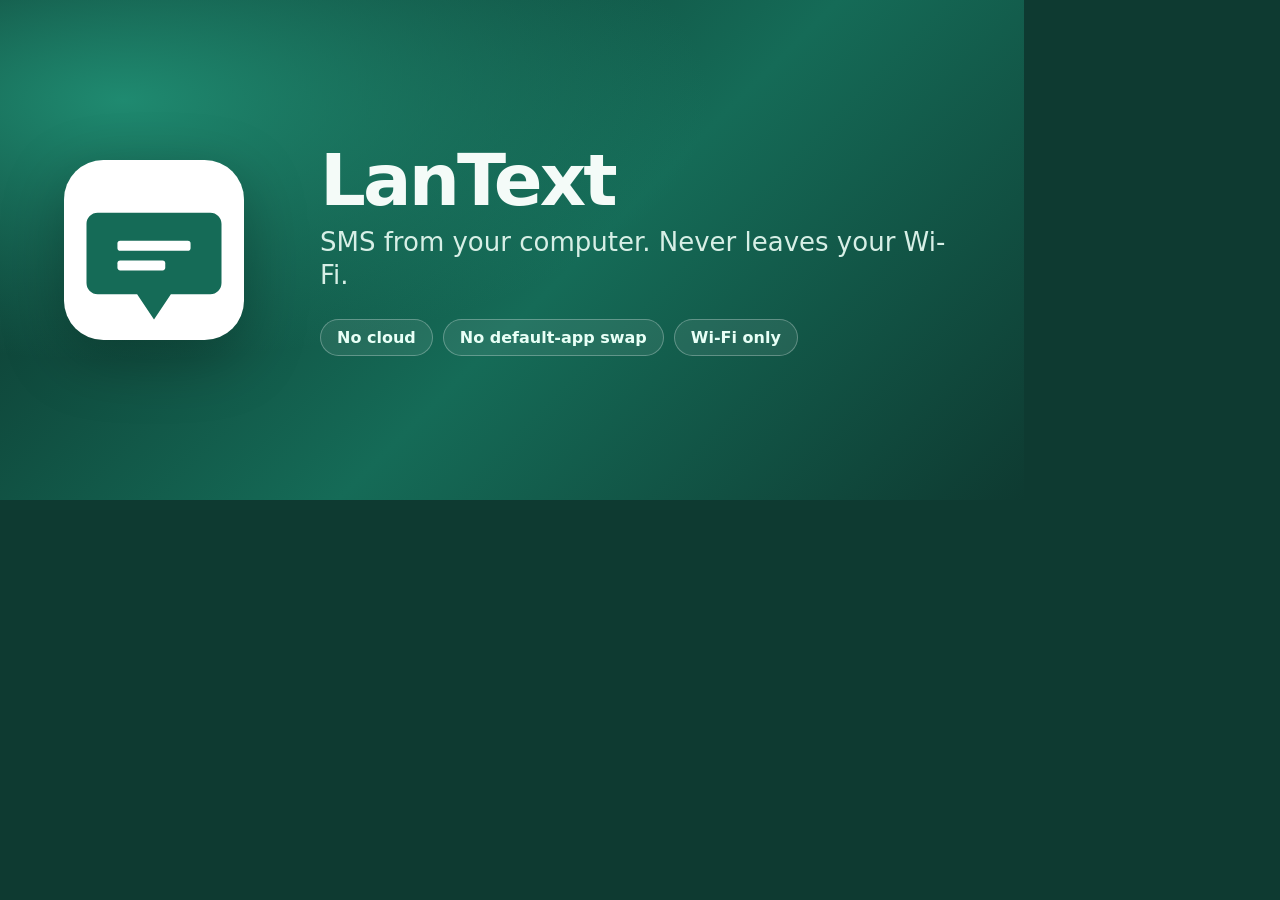
<file: tools/store-art/feature.html>
<!DOCTYPE html>
<html lang="en">
<head>
  <meta charset="utf-8" />
  <style>
    * { box-sizing: border-box; }
    html, body {
      margin: 0;
      width: 1024px;
      height: 500px;
      overflow: hidden;
      font-family: "Segoe UI", system-ui, -apple-system, sans-serif;
      background: #0e3a31;
      color: #f4fbf8;
    }
    body {
      display: grid;
      grid-template-columns: 220px 1fr;
      gap: 36px;
      padding: 56px 64px;
      background:
        radial-gradient(ellipse at 12% 20%, #1f8a70 0%, transparent 46%),
        linear-gradient(135deg, #0b2e27 0%, #156B57 55%, #0e3a31 100%);
    }
    .mark {
      width: 180px;
      height: 180px;
      align-self: center;
      filter: drop-shadow(0 18px 30px rgba(0,0,0,0.28));
    }
    .copy { align-self: center; }
    h1 {
      margin: 0 0 10px;
      font-size: 72px;
      letter-spacing: -0.04em;
      font-weight: 750;
      line-height: 1;
    }
    p {
      margin: 0 0 28px;
      font-size: 26px;
      color: #d7efe6;
      max-width: 640px;
      line-height: 1.25;
    }
    .pills { display: flex; gap: 10px; flex-wrap: wrap; }
    .pill {
      border: 1px solid rgba(255,255,255,0.28);
      background: rgba(255,255,255,0.08);
      border-radius: 999px;
      padding: 8px 16px;
      font-size: 16px;
      font-weight: 600;
      color: #e8fff6;
    }
  </style>
</head>
<body>
  <svg class="mark" viewBox="0 0 512 512" xmlns="http://www.w3.org/2000/svg">
    <rect width="512" height="512" rx="112" fill="#ffffff"/>
    <path fill="#156B57" d="M96 150h320c18 0 32 14 32 32v168c0 18-14 32-32 32H304l-48 72-48-72H96c-18 0-32-14-32-32V182c0-18 14-32 32-32z"/>
    <rect x="152" y="230" width="208" height="28" rx="8" fill="#ffffff"/>
    <rect x="152" y="286" width="136" height="28" rx="8" fill="#ffffff"/>
  </svg>
  <div class="copy">
    <h1>LanText</h1>
    <p>SMS from your computer. Never leaves your Wi-Fi.</p>
    <div class="pills">
      <span class="pill">No cloud</span>
      <span class="pill">No default-app swap</span>
      <span class="pill">Wi-Fi only</span>
    </div>
  </div>
</body>
</html>
</file>
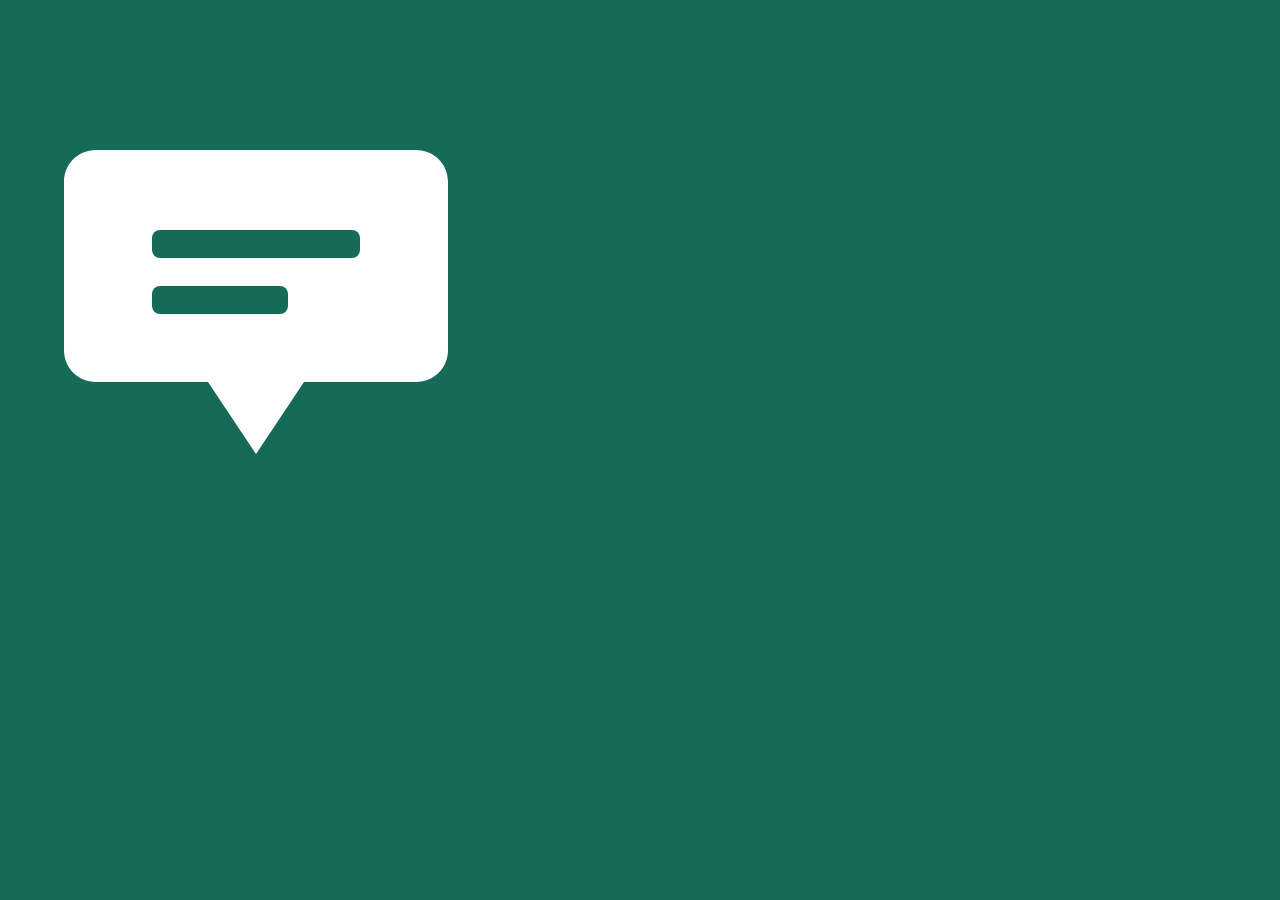
<file: tools/store-art/icon.html>
<!DOCTYPE html>
<html lang="en">
<head>
  <meta charset="utf-8" />
  <style>
    html, body { margin: 0; width: 512px; height: 512px; background: #156B57; }
    svg { display: block; width: 512px; height: 512px; }
  </style>
</head>
<body>
  <svg xmlns="http://www.w3.org/2000/svg" viewBox="0 0 512 512" width="512" height="512">
    <rect width="512" height="512" rx="112" fill="#156B57"/>
    <path fill="#ffffff" d="M96 150h320c18 0 32 14 32 32v168c0 18-14 32-32 32H304l-48 72-48-72H96c-18 0-32-14-32-32V182c0-18 14-32 32-32z"/>
    <rect x="152" y="230" width="208" height="28" rx="8" fill="#156B57"/>
    <rect x="152" y="286" width="136" height="28" rx="8" fill="#156B57"/>
  </svg>
</body>
</html>
</file>
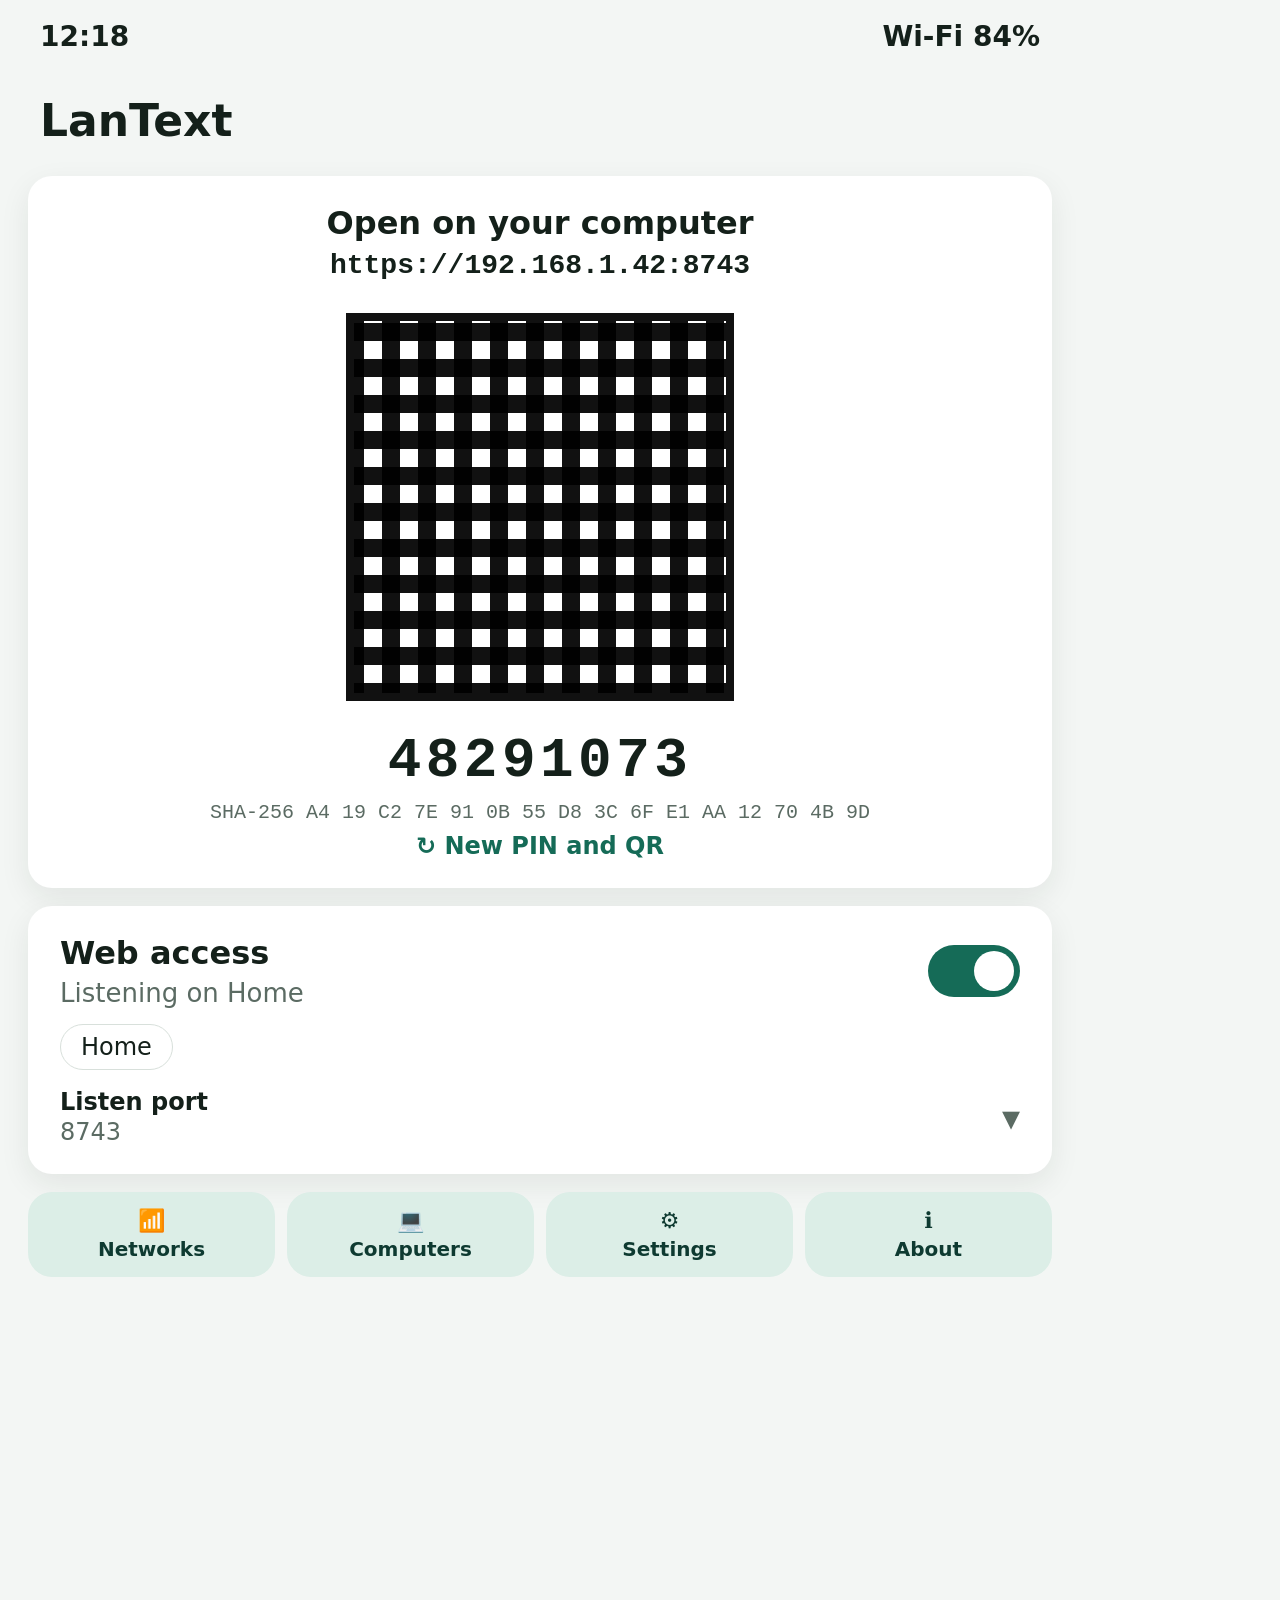
<file: tools/store-art/phone-app.html>
<!DOCTYPE html>
<html lang="en">
<head>
  <meta charset="utf-8" />
  <style>
    * { box-sizing: border-box; }
    html, body {
      margin: 0;
      width: 1080px;
      height: 1920px;
      overflow: hidden;
      font-family: "Segoe UI", system-ui, -apple-system, sans-serif;
      background: #f3f6f4;
      color: #14201a;
    }
    .status {
      height: 72px;
      display: flex;
      justify-content: space-between;
      align-items: center;
      padding: 0 40px;
      font-size: 28px;
      font-weight: 600;
    }
    .bar {
      height: 96px;
      display: flex;
      align-items: center;
      padding: 0 40px;
      font-size: 44px;
      font-weight: 650;
    }
    main { padding: 8px 28px 28px; display: flex; flex-direction: column; gap: 18px; }
    .card {
      background: #fff;
      border-radius: 24px;
      padding: 28px 32px;
      box-shadow: 0 10px 30px rgba(20, 32, 26, 0.08);
    }
    .center { text-align: center; }
    h2 { margin: 0; font-size: 32px; font-weight: 650; }
    .url {
      font-family: ui-monospace, monospace;
      font-size: 28px; font-weight: 700;
      margin: 8px 0 16px;
    }
    .qr {
      width: 420px; height: 420px; margin: 0 auto 12px;
      background:
        repeating-linear-gradient(90deg, #111 0 18px, #fff 18px 36px),
        repeating-linear-gradient(0deg, #111 0 18px, #fff 18px 36px);
      background-blend-mode: multiply;
      border: 16px solid #fff;
      box-shadow: inset 0 0 0 8px #111;
    }
    .pin {
      font-family: ui-monospace, monospace;
      font-size: 56px; font-weight: 700; letter-spacing: 0.08em;
      margin: 4px 0 8px;
    }
    .fp { color: #5b6b63; font-size: 20px; font-family: ui-monospace, monospace; }
    .refresh { margin-top: 8px; color: #156B57; font-size: 24px; font-weight: 650; }
    .row { display: flex; align-items: center; gap: 16px; }
    .row p { margin: 6px 0 0; color: #5b6b63; font-size: 26px; }
    .grow { flex: 1; }
    .switch {
      width: 92px; height: 52px; border-radius: 999px;
      background: #156B57; position: relative;
    }
    .switch::after {
      content: ""; position: absolute; top: 6px; right: 6px;
      width: 40px; height: 40px; border-radius: 50%; background: #fff;
    }
    .chip {
      display: inline-block; margin-top: 16px;
      border: 1px solid #d8e0db; border-radius: 999px;
      padding: 8px 20px; font-size: 24px;
    }
    .port {
      margin-top: 18px; display: flex; align-items: center; justify-content: space-between;
    }
    .port .t { font-size: 24px; font-weight: 650; }
    .port .s { color: #5b6b63; font-size: 24px; margin-top: 2px; }
    .actions { display: flex; gap: 12px; }
    .btn {
      flex: 1; background: #dceee7; color: #0e3a31;
      border-radius: 24px; padding: 16px 4px; text-align: center;
      font-size: 22px; font-weight: 650;
    }
    .btn small { display: block; font-size: 20px; margin-top: 4px; }
  </style>
</head>
<body>
  <div class="status"><span>12:18</span><span>Wi-Fi  84%</span></div>
  <div class="bar">LanText</div>
  <main>
    <section class="card center">
      <h2>Open on your computer</h2>
      <div class="url">https://192.168.1.42:8743</div>
      <div class="qr" aria-hidden="true"></div>
      <div class="pin">48291073</div>
      <div class="fp">SHA-256  A4 19 C2 7E 91 0B 55 D8 3C 6F E1 AA 12 70 4B 9D</div>
      <div class="refresh">↻  New PIN and QR</div>
    </section>
    <section class="card">
      <div class="row">
        <div class="grow">
          <h2>Web access</h2>
          <p>Listening on Home</p>
        </div>
        <div class="switch" aria-hidden="true"></div>
      </div>
      <span class="chip">Home</span>
      <div class="port">
        <div>
          <div class="t">Listen port</div>
          <div class="s">8743</div>
        </div>
        <div style="font-size:36px;color:#5b6b63;">▾</div>
      </div>
    </section>
    <div class="actions">
      <div class="btn">📶<small>Networks</small></div>
      <div class="btn">💻<small>Computers</small></div>
      <div class="btn">⚙<small>Settings</small></div>
      <div class="btn">ℹ<small>About</small></div>
    </div>
  </main>
</body>
</html>
</file>
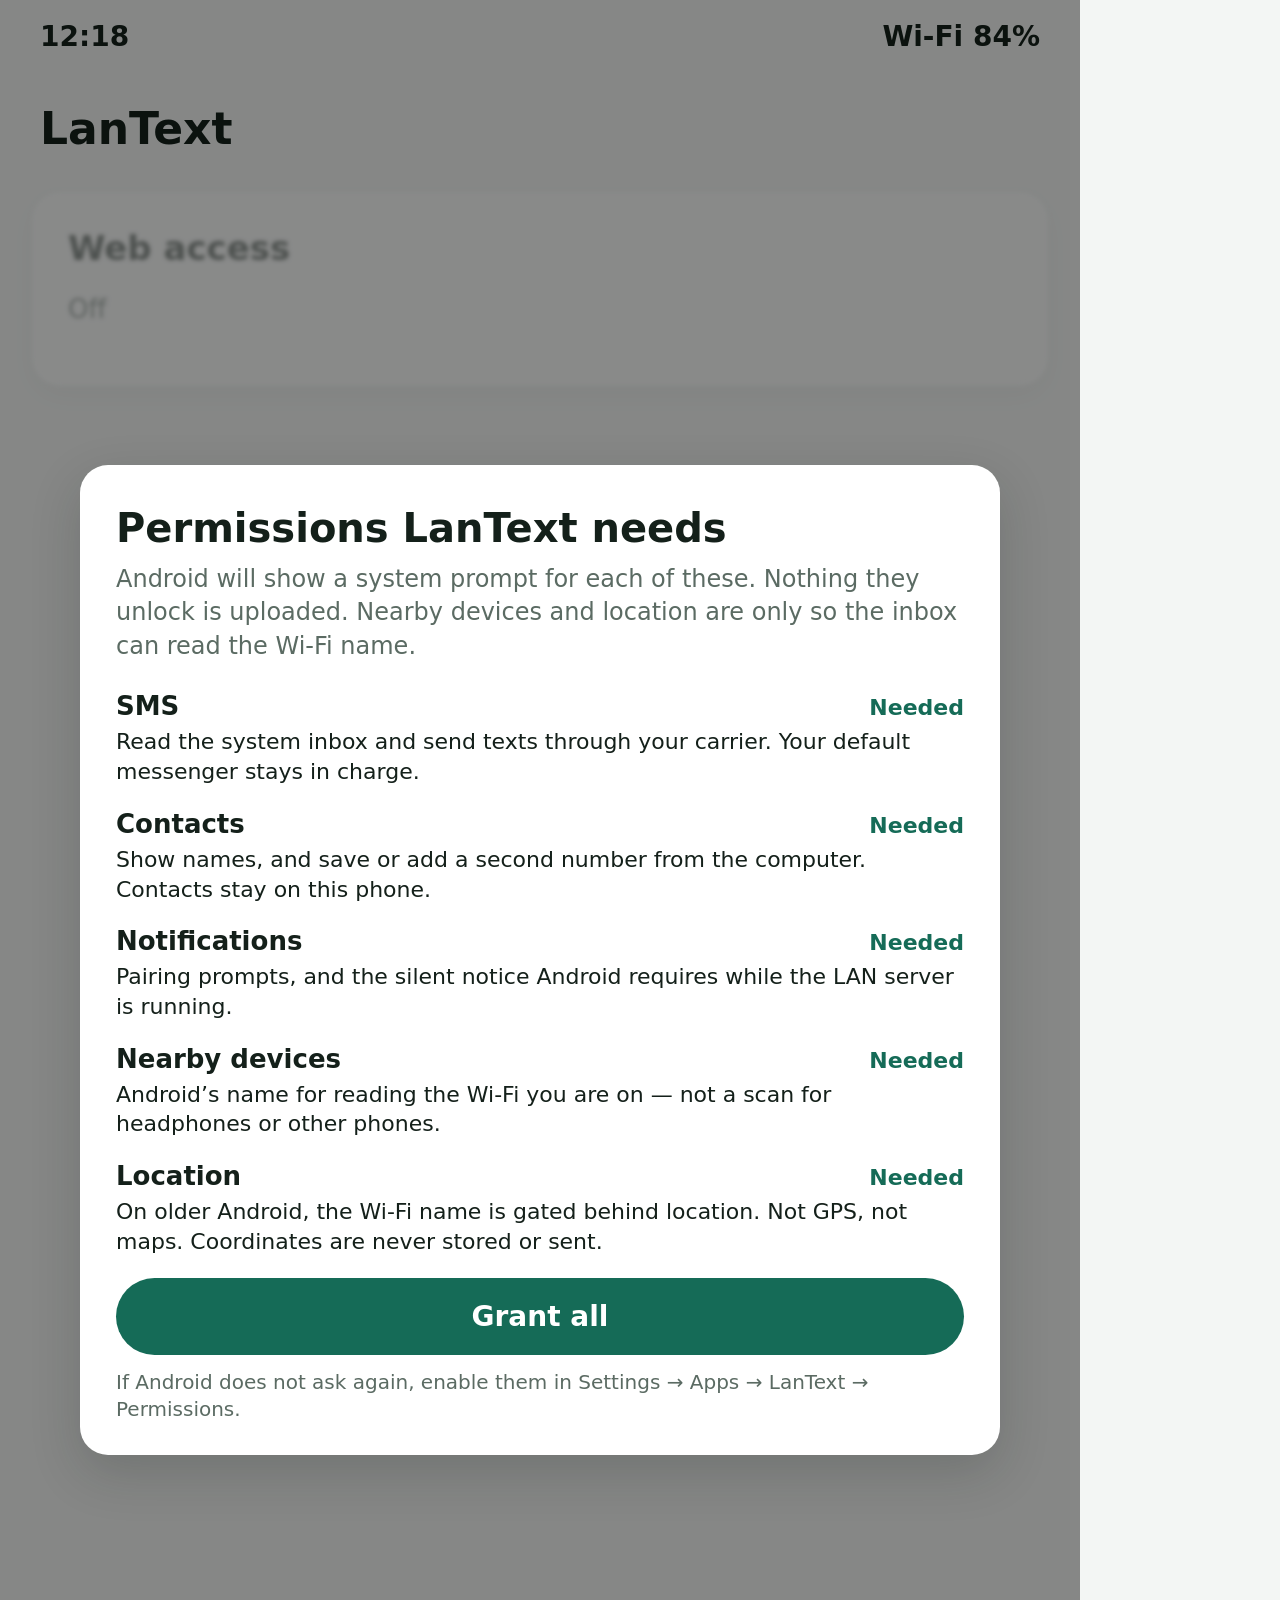
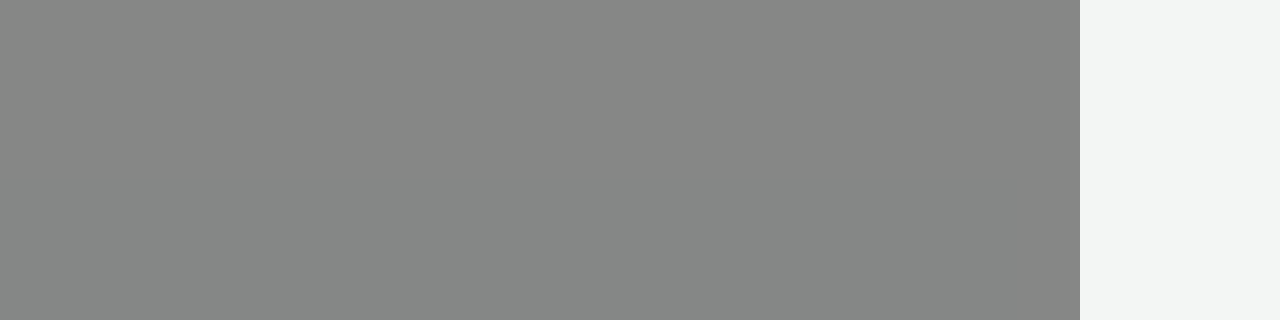
<file: tools/store-art/phone-permissions.html>
<!DOCTYPE html>
<html lang="en">
<head>
  <meta charset="utf-8" />
  <style>
    * { box-sizing: border-box; }
    html, body {
      margin: 0;
      width: 1080px;
      height: 1920px;
      overflow: hidden;
      position: relative;
      font-family: "Segoe UI", system-ui, -apple-system, sans-serif;
      background: #f3f6f4;
      color: #14201a;
    }
    .status {
      height: 72px;
      display: flex;
      justify-content: space-between;
      align-items: center;
      padding: 0 40px;
      font-size: 28px;
      font-weight: 600;
    }
    .bar {
      height: 112px;
      display: flex;
      align-items: center;
      padding: 0 40px;
      font-size: 44px;
      font-weight: 650;
    }
    main { padding: 8px 32px 32px; filter: blur(2px); opacity: 0.45; }
    .card {
      background: #fff;
      border-radius: 28px;
      padding: 36px;
      box-shadow: 0 10px 30px rgba(20, 32, 26, 0.08);
    }
    .scrim {
      position: absolute;
      inset: 0;
      background: rgba(0,0,0,0.45);
      display: grid;
      place-items: center;
      padding: 48px;
    }
    .dialog {
      width: 920px;
      background: #fff;
      border-radius: 28px;
      padding: 40px 36px 32px;
      box-shadow: 0 18px 50px rgba(20, 32, 26, 0.18);
    }
    h1 { margin: 0 0 12px; font-size: 40px; }
    .intro { margin: 0 0 28px; color: #5b6b63; font-size: 24px; line-height: 1.4; }
    .perm { margin: 0 0 22px; }
    .perm-top { display: flex; align-items: baseline; gap: 12px; }
    .perm h2 { margin: 0; font-size: 26px; font-weight: 700; flex: 1; }
    .needed { color: #156B57; font-size: 22px; font-weight: 700; }
    .perm p { margin: 6px 0 0; font-size: 22px; line-height: 1.35; color: #14201a; }
    .grant {
      margin-top: 12px;
      background: #156B57;
      color: #fff;
      border-radius: 999px;
      padding: 22px;
      text-align: center;
      font-size: 28px;
      font-weight: 650;
    }
    .hint { margin: 14px 0 0; color: #5b6b63; font-size: 20px; line-height: 1.35; }
  </style>
</head>
<body>
  <div class="status"><span>12:18</span><span>Wi-Fi  84%</span></div>
  <div class="bar">LanText</div>
  <main>
    <section class="card">
      <h2 style="margin:0;font-size:34px;">Web access</h2>
      <p style="color:#5b6b63;font-size:26px;">Off</p>
    </section>
  </main>
  <div class="scrim">
    <div class="dialog">
      <h1>Permissions LanText needs</h1>
      <p class="intro">Android will show a system prompt for each of these. Nothing they unlock is uploaded. Nearby devices and location are only so the inbox can read the Wi-Fi name.</p>
      <div class="perm">
        <div class="perm-top"><h2>SMS</h2><span class="needed">Needed</span></div>
        <p>Read the system inbox and send texts through your carrier. Your default messenger stays in charge.</p>
      </div>
      <div class="perm">
        <div class="perm-top"><h2>Contacts</h2><span class="needed">Needed</span></div>
        <p>Show names, and save or add a second number from the computer. Contacts stay on this phone.</p>
      </div>
      <div class="perm">
        <div class="perm-top"><h2>Notifications</h2><span class="needed">Needed</span></div>
        <p>Pairing prompts, and the silent notice Android requires while the LAN server is running.</p>
      </div>
      <div class="perm">
        <div class="perm-top"><h2>Nearby devices</h2><span class="needed">Needed</span></div>
        <p>Android’s name for reading the Wi-Fi you are on — not a scan for headphones or other phones.</p>
      </div>
      <div class="perm">
        <div class="perm-top"><h2>Location</h2><span class="needed">Needed</span></div>
        <p>On older Android, the Wi-Fi name is gated behind location. Not GPS, not maps. Coordinates are never stored or sent.</p>
      </div>
      <div class="grant">Grant all</div>
      <p class="hint">If Android does not ask again, enable them in Settings → Apps → LanText → Permissions.</p>
    </div>
  </div>
</body>
</html>
</file>
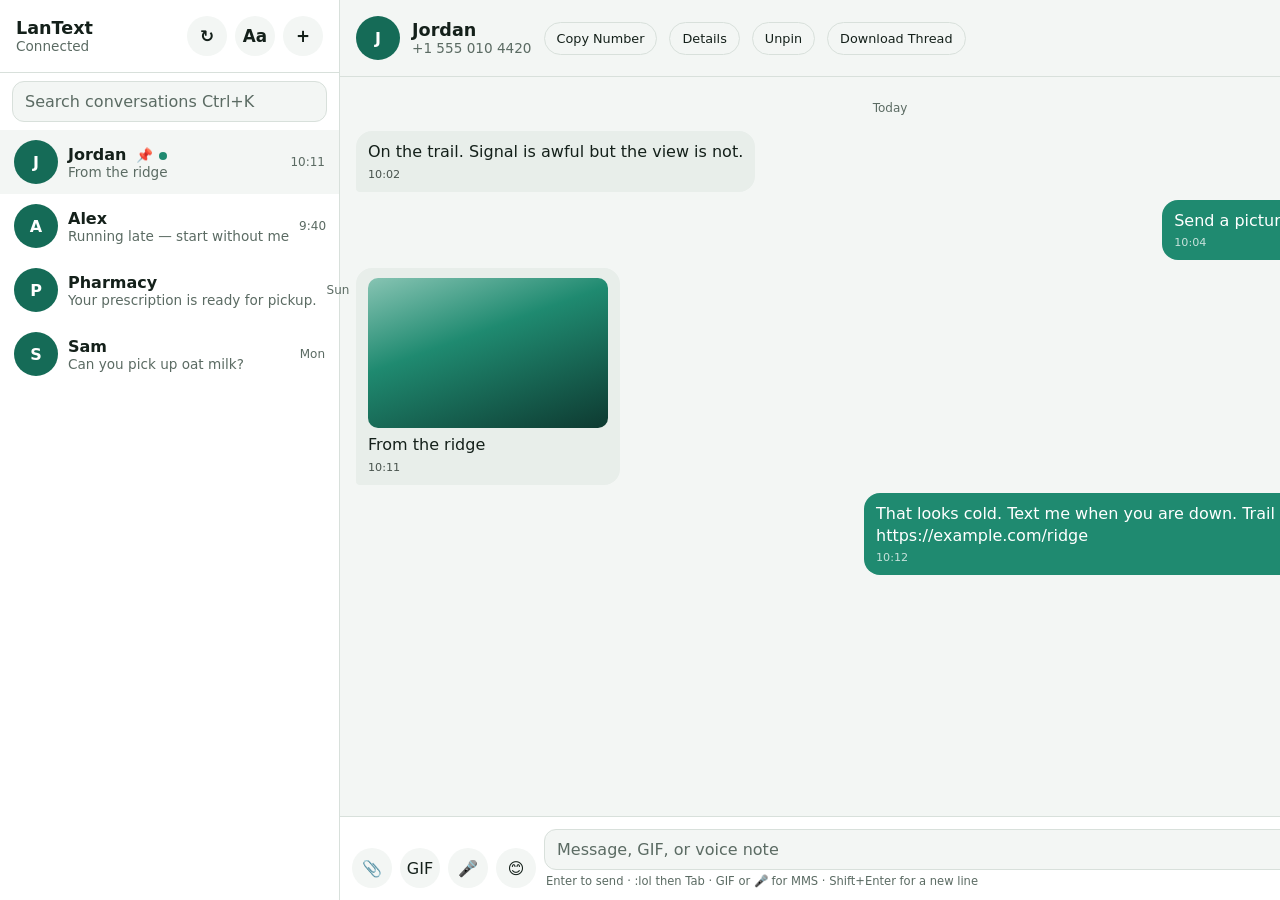
<file: tools/store-art/web-desktop.html>
<!DOCTYPE html>
<html lang="en">
<head>
  <meta charset="utf-8" />
  <style>
    * { box-sizing: border-box; }
    html, body, .app {
      margin: 0;
      width: 1440px;
      height: 900px;
      overflow: hidden;
      font-family: "Segoe UI", system-ui, -apple-system, sans-serif;
      background: #f3f6f4;
      color: #14201a;
    }
    .app { display: grid; grid-template-columns: 340px 1fr; height: 100%; }
    aside {
      background: #fff;
      border-right: 1px solid #d8e0db;
      display: flex;
      flex-direction: column;
    }
    .head, .thread-head {
      display: flex; align-items: center; gap: 12px;
      padding: 16px; border-bottom: 1px solid #d8e0db;
    }
    .head h1, .thread-head h2 { margin: 0; font-size: 1.1rem; }
    .muted { color: #5b6b63; margin: 0; font-size: 0.85rem; }
    .head-actions { margin-left: auto; display: flex; gap: 8px; }
    .plus {
      width: 40px; height: 40px; border-radius: 50%;
      background: #f3f6f4; display: grid; place-items: center; font-size: 1.05rem;
      font-weight: 700;
    }
    .text-btn {
      border: 1px solid #d8e0db; background: #f3f6f4; border-radius: 999px;
      padding: 8px 12px; font-size: 0.8rem; white-space: nowrap;
    }
    .thread-head { flex-wrap: wrap; }
    .pin { color: #156b57; margin-left: 4px; font-size: 0.85rem; }
    .app { position: relative; }
    .search { padding: 8px 12px; }
    .search div {
      border: 1px solid #d8e0db; background: #f3f6f4;
      border-radius: 12px; padding: 10px 12px; color: #5b6b63;
    }
    .list { flex: 1; }
    .convo {
      display: grid; grid-template-columns: 44px 1fr auto; gap: 10px;
      padding: 10px 14px; align-items: center;
    }
    .convo.active, .convo:first-child { background: #f3f6f4; }
    .avatar {
      width: 44px; height: 44px; border-radius: 50%;
      background: #156B57; color: #fff;
      display: grid; place-items: center; font-weight: 700;
    }
    .avatar.lg { width: 44px; height: 44px; }
    .name { font-weight: 650; }
    .unread .name { font-weight: 800; }
    .snippet { color: #5b6b63; font-size: 0.85rem; white-space: nowrap; overflow: hidden; text-overflow: ellipsis; }
    .when { color: #5b6b63; font-size: 0.75rem; }
    .dot { width: 8px; height: 8px; border-radius: 50%; background: #1f8a70; display: inline-block; margin-left: 6px; }
    main { display: flex; flex-direction: column; min-width: 0; }
    .messages { flex: 1; padding: 16px; display: flex; flex-direction: column; gap: 8px; }
    .day { align-self: center; color: #5b6b63; font-size: 0.75rem; margin: 8px 0; }
    .bubble {
      max-width: min(72%, 560px);
      padding: 10px 12px; border-radius: 16px; line-height: 1.35;
    }
    .in { background: #e8eeea; align-self: flex-start; border-bottom-left-radius: 4px; }
    .out { background: #1f8a70; color: #fff; align-self: flex-end; border-bottom-right-radius: 4px; }
    a { color: #e8fff6; }
    .pic {
      width: 240px; height: 150px; border-radius: 10px; margin-bottom: 6px;
      background: linear-gradient(160deg, #87c4b3 0%, #1f8a70 40%, #0e3a31 100%);
    }
    .meta { font-size: 0.7rem; opacity: 0.75; margin-top: 4px; }
    .composer {
      display: flex; gap: 8px; align-items: flex-end;
      padding: 12px; border-top: 1px solid #d8e0db; background: #fff;
    }
    .attach {
      width: 40px; height: 40px; border-radius: 50%; background: #f3f6f4;
      display: grid; place-items: center;
    }
    .compose-main { flex: 1; }
    .box {
      border: 1px solid #d8e0db; background: #f3f6f4; border-radius: 12px;
      padding: 10px 12px; color: #5b6b63;
    }
    .hint { margin: 4px 2px 0; font-size: 0.72rem; color: #5b6b63; }
    .send {
      background: #156B57; color: #fff; border-radius: 999px;
      padding: 10px 18px; font-weight: 650;
    }
  </style>
</head>
<body>
  <div class="app">
    <aside>
      <div class="head">
        <div>
          <h1>LanText</h1>
          <p class="muted">Connected</p>
        </div>
        <div class="head-actions">
          <div class="plus">↻</div>
          <div class="plus">Aa</div>
          <div class="plus">+</div>
        </div>
      </div>
      <div class="search"><div>Search conversations  Ctrl+K</div></div>
      <div class="list">
        <div class="convo active unread">
          <div class="avatar">J</div>
          <div>
            <div class="name">Jordan <span class="pin">📌</span><span class="dot"></span></div>
            <div class="snippet">From the ridge</div>
          </div>
          <div class="when">10:11</div>
        </div>
        <div class="convo">
          <div class="avatar">A</div>
          <div>
            <div class="name">Alex</div>
            <div class="snippet">Running late — start without me</div>
          </div>
          <div class="when">9:40</div>
        </div>
        <div class="convo">
          <div class="avatar">P</div>
          <div>
            <div class="name">Pharmacy</div>
            <div class="snippet">Your prescription is ready for pickup.</div>
          </div>
          <div class="when">Sun</div>
        </div>
        <div class="convo">
          <div class="avatar">S</div>
          <div>
            <div class="name">Sam</div>
            <div class="snippet">Can you pick up oat milk?</div>
          </div>
          <div class="when">Mon</div>
        </div>
      </div>
    </aside>
    <main>
      <div class="thread-head">
        <div class="avatar lg">J</div>
        <div>
          <h2>Jordan</h2>
          <p class="muted">+1 555 010 4420</p>
        </div>
        <div class="text-btn">Copy Number</div>
        <div class="text-btn">Details</div>
        <div class="text-btn">Unpin</div>
        <div class="text-btn">Download Thread</div>
      </div>
      <div class="messages">
        <div class="day">Today</div>
        <div class="bubble in">On the trail. Signal is awful but the view is not.<div class="meta">10:02</div></div>
        <div class="bubble out">Send a picture when you can.<div class="meta">10:04</div></div>
        <div class="bubble in"><div class="pic"></div>From the ridge<div class="meta">10:11</div></div>
        <div class="bubble out">That looks cold. Text me when you are down. Trail report is on https://example.com/ridge<div class="meta">10:12</div></div>
      </div>
      <div class="composer">
        <div class="attach">📎</div>
        <div class="attach">GIF</div>
        <div class="attach">🎤</div>
        <div class="attach">😊</div>
        <div class="compose-main">
          <div class="box">Message, GIF, or voice note</div>
          <p class="hint">Enter to send · :lol then Tab · GIF or 🎤 for MMS · Shift+Enter for a new line</p>
        </div>
        <div class="send">Send</div>
      </div>
    </main>
  </div>
</body>
</html>
</file>
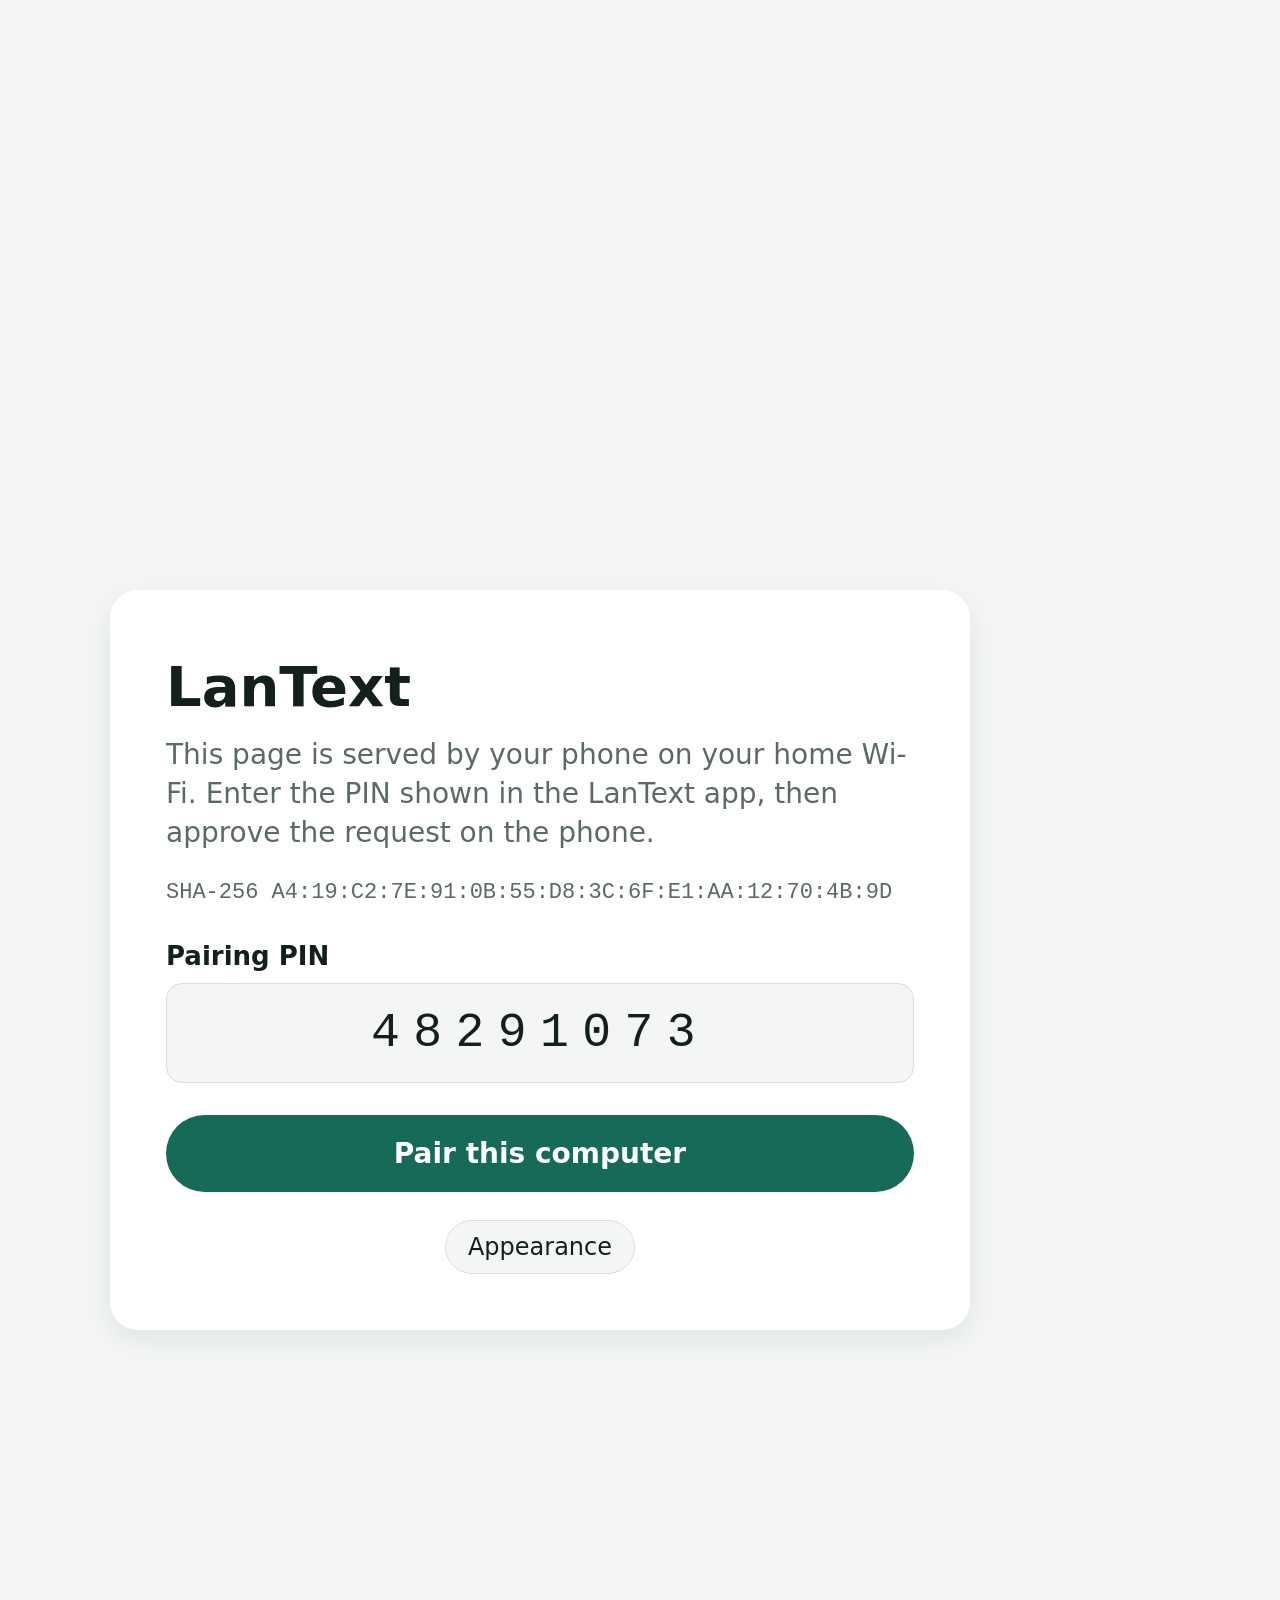
<file: tools/store-art/web-pair.html>
<!DOCTYPE html>
<html lang="en">
<head>
  <meta charset="utf-8" />
  <style>
    * { box-sizing: border-box; }
    html, body {
      margin: 0;
      width: 1080px;
      height: 1920px;
      overflow: hidden;
      font-family: "Segoe UI", system-ui, -apple-system, sans-serif;
      background: #f3f6f4;
      color: #14201a;
    }
    .wrap {
      height: 100%;
      display: grid;
      place-items: center;
      padding: 48px;
    }
    .card {
      width: 860px;
      background: #fff;
      padding: 64px 56px 56px;
      border-radius: 28px;
      box-shadow: 0 10px 30px rgba(20, 32, 26, 0.08);
    }
    h1 { margin: 0 0 16px; font-size: 56px; }
    .lede { color: #5b6b63; font-size: 28px; line-height: 1.4; margin: 0 0 28px; }
    .fp {
      font-family: ui-monospace, monospace;
      font-size: 22px;
      word-break: break-all;
      color: #5b6b63;
      margin: 0 0 36px;
    }
    label { display: block; font-weight: 700; font-size: 26px; margin-bottom: 12px; }
    .pin {
      width: 100%;
      border: 1px solid #d8e0db;
      background: #f3f6f4;
      border-radius: 16px;
      padding: 22px;
      font-size: 48px;
      letter-spacing: 0.28em;
      text-align: center;
      font-family: ui-monospace, monospace;
    }
    .btn {
      margin-top: 32px;
      background: #156B57;
      color: #fff;
      border-radius: 999px;
      padding: 22px;
      text-align: center;
      font-size: 28px;
      font-weight: 650;
    }
    .appearance {
      margin: 28px auto 0;
      width: max-content;
      border: 1px solid #d8e0db;
      background: #f3f6f4;
      border-radius: 999px;
      padding: 12px 22px;
      font-size: 24px;
    }
  </style>
</head>
<body>
  <div class="wrap">
    <div class="card">
      <h1>LanText</h1>
      <p class="lede">This page is served by your phone on your home Wi-Fi. Enter the PIN shown in the LanText app, then approve the request on the phone.</p>
      <p class="fp">SHA-256  A4:19:C2:7E:91:0B:55:D8:3C:6F:E1:AA:12:70:4B:9D</p>
      <label>Pairing PIN</label>
      <div class="pin">48291073</div>
      <div class="btn">Pair this computer</div>
      <div class="appearance">Appearance</div>
    </div>
  </div>
</body>
</html>
</file>
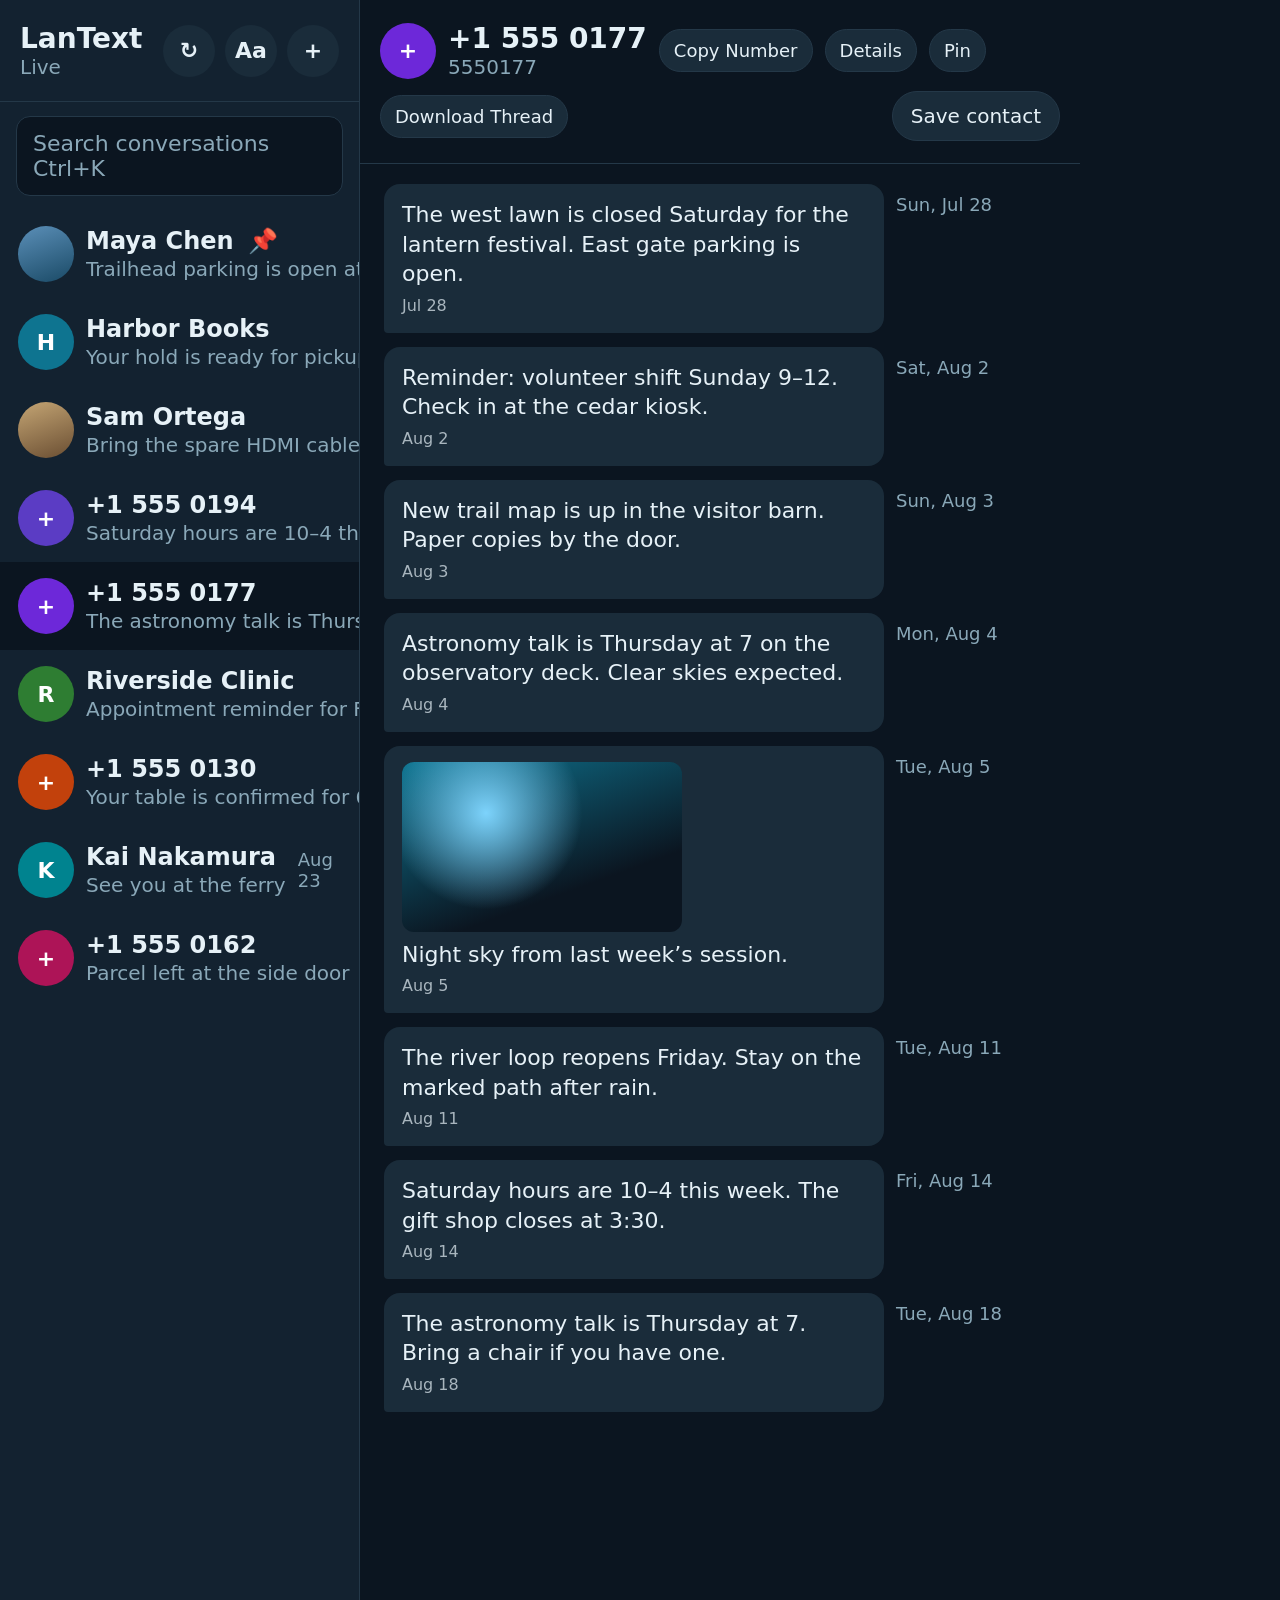
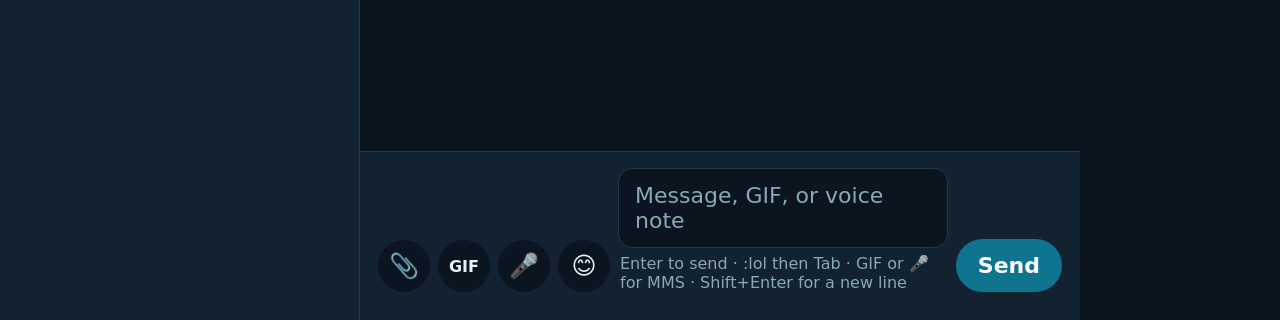
<file: tools/store-art/web-thread.html>
<!DOCTYPE html>
<html lang="en">
<head>
  <meta charset="utf-8" />
  <style>
    * { box-sizing: border-box; }
    html, body, .app {
      margin: 0;
      width: 1080px;
      height: 1920px;
      overflow: hidden;
      font-family: "Segoe UI", system-ui, -apple-system, sans-serif;
      background: #0b1520;
      color: #e6f1f7;
    }
    .app {
      display: grid;
      grid-template-columns: 360px 1fr;
      height: 100%;
    }
    aside {
      background: #132230;
      border-right: 1px solid #243848;
      display: flex;
      flex-direction: column;
      min-width: 0;
    }
    .head, .thread-head {
      display: flex;
      align-items: center;
      gap: 12px;
      padding: 22px 20px;
      border-bottom: 1px solid #243848;
      flex-shrink: 0;
    }
    .head h1, .thread-head h2 { margin: 0; font-size: 28px; }
    .muted { color: #8aa8b8; margin: 0; font-size: 20px; }
    .head-actions { margin-left: auto; display: flex; gap: 10px; }
    .icon {
      width: 52px; height: 52px; border-radius: 50%;
      background: #1a2c3a; display: grid; place-items: center;
      font-size: 22px; font-weight: 700;
    }
    .search { padding: 14px 16px; }
    .search div {
      border: 1px solid #243848; background: #0b1520;
      border-radius: 14px; padding: 14px 16px; color: #8aa8b8; font-size: 22px;
    }
    .list { flex: 1; overflow: hidden; }
    .convo {
      display: grid;
      grid-template-columns: 56px 1fr auto;
      gap: 12px;
      padding: 16px 18px;
      align-items: center;
    }
    .convo.active { background: #0b1520; }
    .avatar {
      width: 56px; height: 56px; border-radius: 50%;
      display: grid; place-items: center;
      color: #fff; font-weight: 700; font-size: 22px; overflow: hidden;
    }
    .photo {
      background: linear-gradient(160deg, #5b8fb8 0%, #1a4a66 100%);
    }
    .photo.alt { background: linear-gradient(160deg, #c4a574 0%, #6a4e32 100%); }
    .name { font-weight: 650; font-size: 24px; }
    .snippet {
      color: #8aa8b8; font-size: 20px; white-space: nowrap;
      overflow: hidden; text-overflow: ellipsis; margin-top: 2px;
    }
    .when { color: #8aa8b8; font-size: 18px; }
    .dot {
      width: 10px; height: 10px; border-radius: 50%;
      background: #38bdf8; display: inline-block; margin-left: 8px;
    }
    main { display: flex; flex-direction: column; min-width: 0; min-height: 0; }
    .thread-head { flex-wrap: wrap; }
    .text-btn {
      border: 1px solid #243848;
      background: #1a2c3a;
      border-radius: 999px;
      padding: 10px 14px;
      font-size: 18px;
      white-space: nowrap;
    }
    .save {
      margin-left: auto;
      border: 1px solid #243848;
      background: #1a2c3a;
      border-radius: 999px;
      padding: 12px 18px;
      font-size: 20px;
      white-space: nowrap;
    }
    .pin { color: #38bdf8; margin-left: 6px; }
    .messages {
      flex: 1;
      padding: 20px 24px;
      display: flex;
      flex-direction: column;
      gap: 14px;
      overflow: hidden;
    }
    .row {
      display: grid;
      grid-template-columns: 1fr 160px;
      gap: 12px;
      align-items: start;
    }
    .day {
      color: #8aa8b8;
      font-size: 18px;
      padding-top: 10px;
      text-align: left;
    }
    .bubble {
      max-width: 100%;
      padding: 16px 18px;
      border-radius: 16px;
      font-size: 22px;
      line-height: 1.35;
    }
    .in { background: #1a2c3a; border-bottom-left-radius: 4px; }
    .out {
      background: #0369a1; color: #f0f9ff;
      border-bottom-right-radius: 4px;
      justify-self: end;
      max-width: 85%;
    }
    .pic {
      width: 280px; height: 170px; border-radius: 12px;
      margin-bottom: 8px;
      background:
        radial-gradient(circle at 30% 30%, #7dd3fc 0%, transparent 42%),
        linear-gradient(160deg, #0e7490 0%, #0b1520 70%);
    }
    .meta { font-size: 16px; opacity: 0.7; margin-top: 6px; }
    .composer {
      display: flex; gap: 8px; align-items: flex-end;
      padding: 16px 18px 28px;
      border-top: 1px solid #243848; background: #132230;
    }
    .attach {
      width: 52px; height: 52px; border-radius: 50%;
      background: #0b1520; display: grid; place-items: center; font-size: 24px;
    }
    .compose-main { flex: 1; }
    .box {
      border: 1px solid #243848; background: #0b1520; border-radius: 14px;
      padding: 14px 16px; color: #8aa8b8; font-size: 22px;
    }
    .hint { margin: 6px 2px 0; font-size: 16px; color: #8aa8b8; }
    .send {
      background: #0e7490; color: #fff; border-radius: 999px;
      padding: 14px 22px; font-weight: 650; font-size: 22px;
    }
  </style>
</head>
<body>
  <div class="app">
    <aside>
      <div class="head">
        <div>
          <h1>LanText</h1>
          <p class="muted">Live</p>
        </div>
        <div class="head-actions">
          <div class="icon">↻</div>
          <div class="icon">Aa</div>
          <div class="icon">+</div>
        </div>
      </div>
      <div class="search"><div>Search conversations  Ctrl+K</div></div>
      <div class="list">
        <div class="convo">
          <div class="avatar photo"></div>
          <div>
            <div class="name">Maya Chen <span class="pin">📌</span></div>
            <div class="snippet">Trailhead parking is open at 7</div>
          </div>
          <div class="when">2:01 PM</div>
        </div>
        <div class="convo">
          <div class="avatar" style="background:#0e7490">H</div>
          <div>
            <div class="name">Harbor Books</div>
            <div class="snippet">Your hold is ready for pickup</div>
          </div>
          <div class="when">Aug 29</div>
        </div>
        <div class="convo">
          <div class="avatar photo alt"></div>
          <div>
            <div class="name">Sam Ortega</div>
            <div class="snippet">Bring the spare HDMI cable?</div>
          </div>
          <div class="when">Aug 28</div>
        </div>
        <div class="convo">
          <div class="avatar" style="background:#5b3cc4">+</div>
          <div>
            <div class="name">+1 555 0194</div>
            <div class="snippet">Saturday hours are 10–4 this week.</div>
          </div>
          <div class="when">Aug 27</div>
        </div>
        <div class="convo active">
          <div class="avatar" style="background:#6d28d9">+</div>
          <div>
            <div class="name">+1 555 0177</div>
            <div class="snippet">The astronomy talk is Thursday at 7.</div>
          </div>
          <div class="when">Aug 18</div>
        </div>
        <div class="convo">
          <div class="avatar" style="background:#2e7d32">R</div>
          <div>
            <div class="name">Riverside Clinic</div>
            <div class="snippet">Appointment reminder for Friday</div>
          </div>
          <div class="when">Aug 25</div>
        </div>
        <div class="convo">
          <div class="avatar" style="background:#c2410c">+</div>
          <div>
            <div class="name">+1 555 0130</div>
            <div class="snippet">Your table is confirmed for 6:30</div>
          </div>
          <div class="when">Aug 24</div>
        </div>
        <div class="convo">
          <div class="avatar" style="background:#00838f">K</div>
          <div>
            <div class="name">Kai Nakamura</div>
            <div class="snippet">See you at the ferry</div>
          </div>
          <div class="when">Aug 23</div>
        </div>
        <div class="convo">
          <div class="avatar" style="background:#ad1457">+</div>
          <div>
            <div class="name">+1 555 0162</div>
            <div class="snippet">Parcel left at the side door</div>
          </div>
          <div class="when">Aug 21</div>
        </div>
      </div>
    </aside>
    <main>
      <div class="thread-head">
        <div class="avatar" style="background:#6d28d9">+</div>
        <div>
          <h2>+1 555 0177</h2>
          <p class="muted">5550177</p>
        </div>
        <div class="text-btn">Copy Number</div>
        <div class="text-btn">Details</div>
        <div class="text-btn">Pin</div>
        <div class="text-btn">Download Thread</div>
        <div class="save">Save contact</div>
      </div>
      <div class="messages">
        <div class="row">
          <div class="bubble in">The west lawn is closed Saturday for the lantern festival. East gate parking is open.<div class="meta">Jul 28</div></div>
          <div class="day">Sun, Jul 28</div>
        </div>
        <div class="row">
          <div class="bubble in">Reminder: volunteer shift Sunday 9–12. Check in at the cedar kiosk.<div class="meta">Aug 2</div></div>
          <div class="day">Sat, Aug 2</div>
        </div>
        <div class="row">
          <div class="bubble in">New trail map is up in the visitor barn. Paper copies by the door.<div class="meta">Aug 3</div></div>
          <div class="day">Sun, Aug 3</div>
        </div>
        <div class="row">
          <div class="bubble in">Astronomy talk is Thursday at 7 on the observatory deck. Clear skies expected.<div class="meta">Aug 4</div></div>
          <div class="day">Mon, Aug 4</div>
        </div>
        <div class="row">
          <div class="bubble in">
            <div class="pic"></div>
            Night sky from last week’s session.
            <div class="meta">Aug 5</div>
          </div>
          <div class="day">Tue, Aug 5</div>
        </div>
        <div class="row">
          <div class="bubble in">The river loop reopens Friday. Stay on the marked path after rain.<div class="meta">Aug 11</div></div>
          <div class="day">Tue, Aug 11</div>
        </div>
        <div class="row">
          <div class="bubble in">Saturday hours are 10–4 this week. The gift shop closes at 3:30.<div class="meta">Aug 14</div></div>
          <div class="day">Fri, Aug 14</div>
        </div>
        <div class="row">
          <div class="bubble in">The astronomy talk is Thursday at 7. Bring a chair if you have one.<div class="meta">Aug 18</div></div>
          <div class="day">Tue, Aug 18</div>
        </div>
      </div>
      <div class="composer">
        <div class="attach">📎</div>
        <div class="attach" style="font-size:16px;font-weight:700">GIF</div>
        <div class="attach">🎤</div>
        <div class="attach">😊</div>
        <div class="compose-main">
          <div class="box">Message, GIF, or voice note</div>
          <p class="hint">Enter to send · :lol then Tab · GIF or 🎤 for MMS · Shift+Enter for a new line</p>
        </div>
        <div class="send">Send</div>
      </div>
    </main>
  </div>
</body>
</html>
</file>
